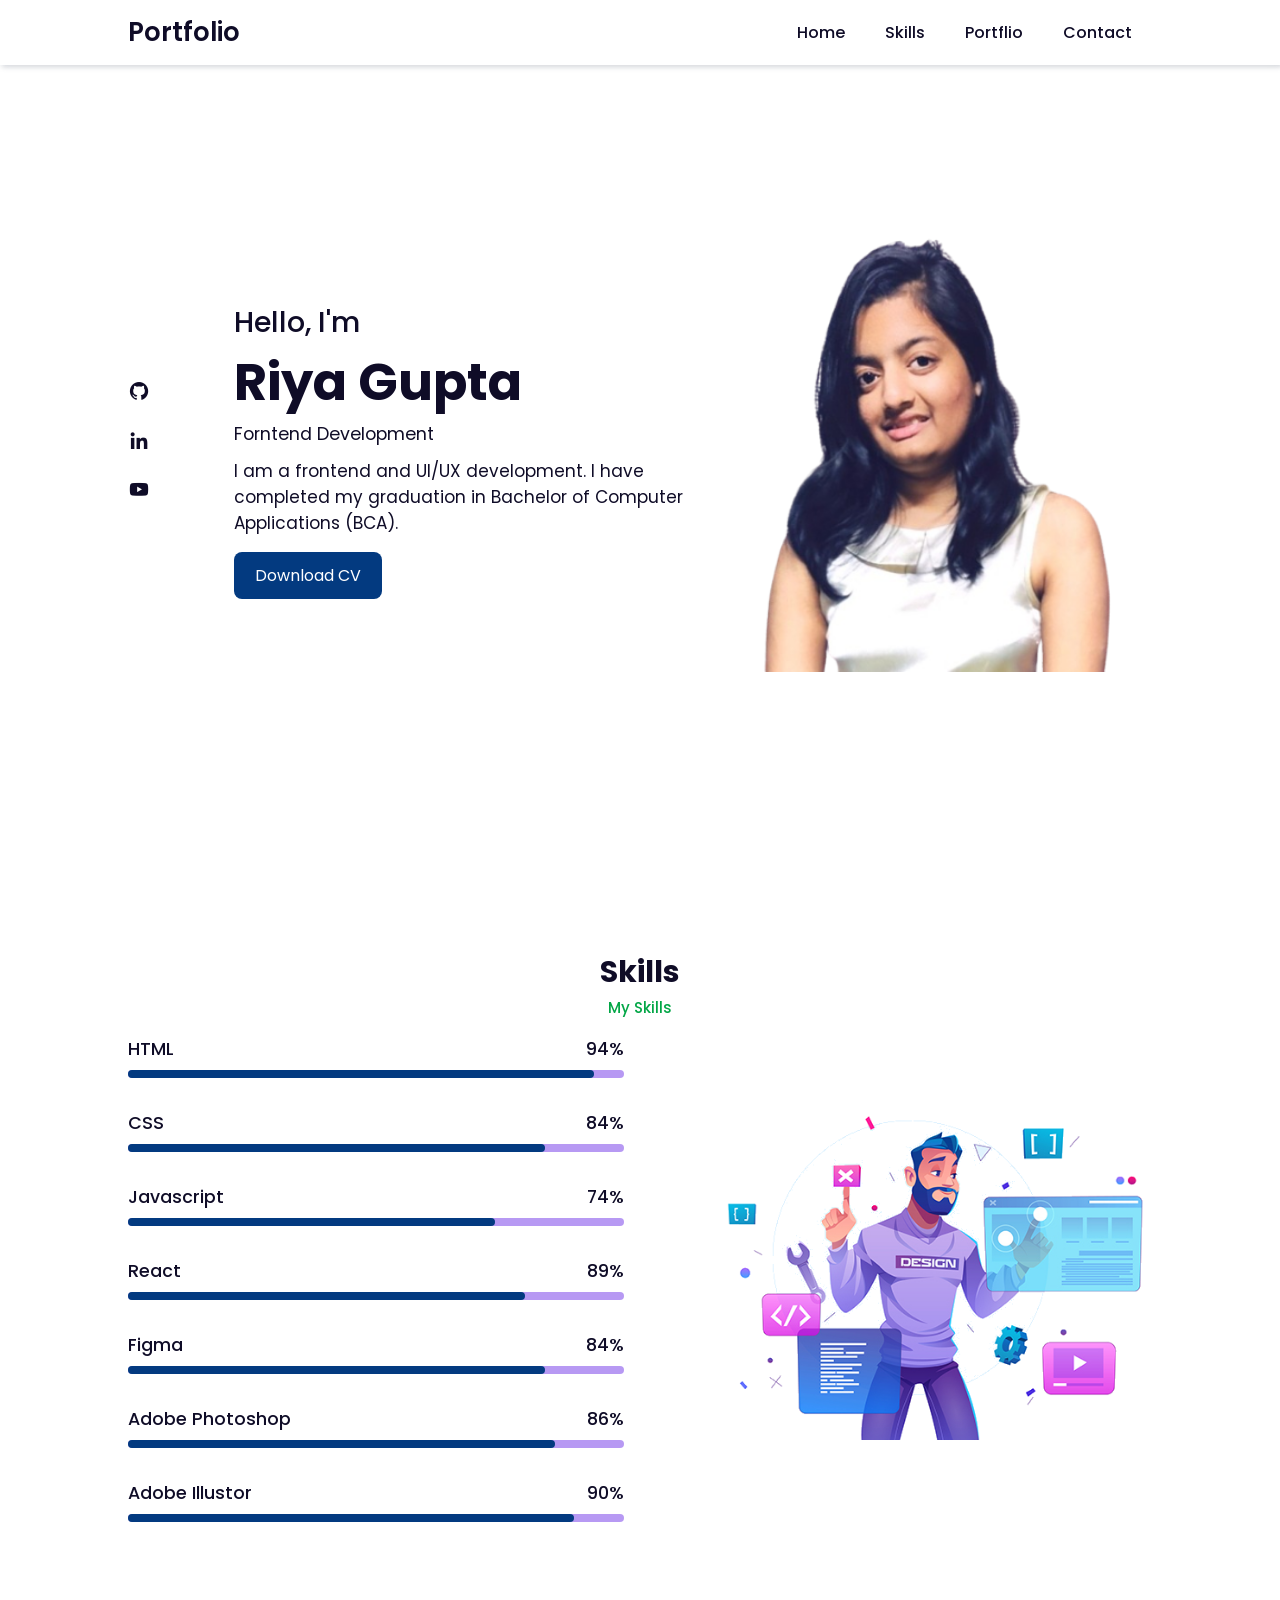
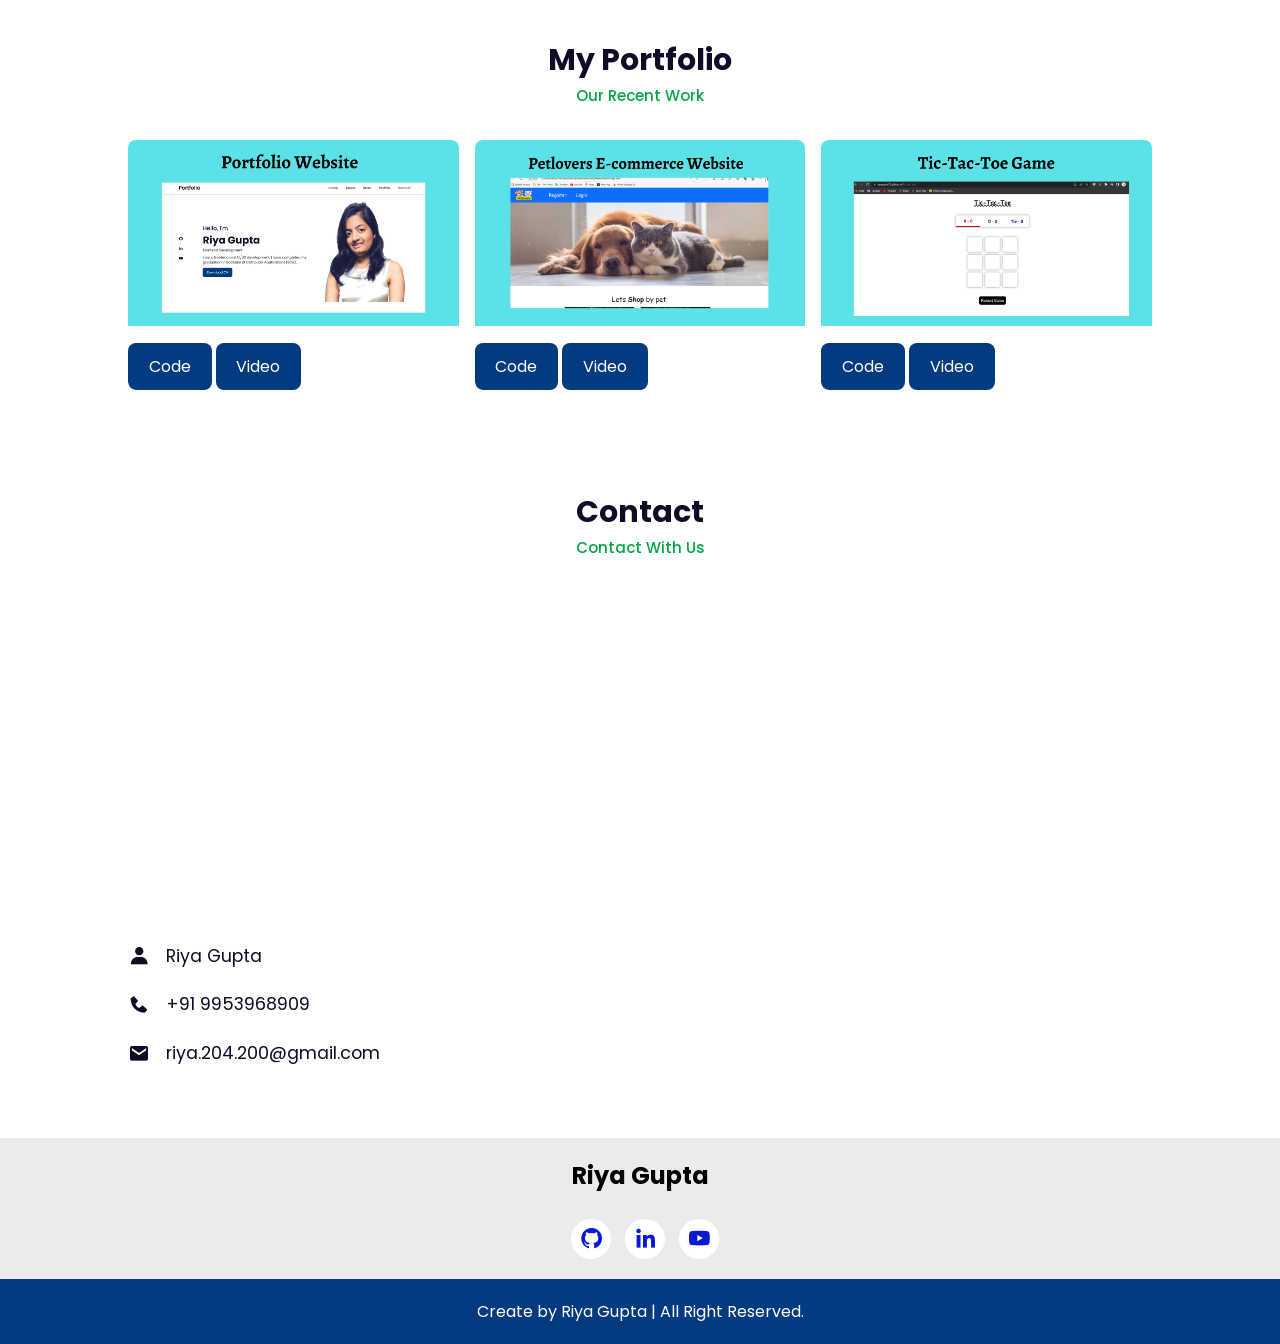
<file: index.html>
<!DOCTYPE html>
<html lang="en">

<head>

    <meta http-equiv="X-UA-Compatible" content="IE=edge">
    <meta name="viewport" content="width=device-width, initial-scale=1.0">
    <title> Portflio </title>
    <link rel="preload" as="image"
        imagesrcset="https://blog.thesimplifieddev.com/wp-content/uploads/2023/01/Portfolio-1-1024x510.jpg 1024w, https://blog.thesimplifieddev.com/wp-content/uploads/2023/01/Portfolio-1-1200x598.jpg 1200w, https://blog.thesimplifieddev.com/wp-content/uploads/2023/01/Portfolio-1.jpg 1324w"
        imagesizes="(max-width: 860px) 100vw, 860px" />
    <link rel="preload" as="font"
        href="https://blog.thesimplifieddev.com/wp-content/themes/smart-mag/css/icons/fonts/ts-icons.woff2?v2.4"
        type="font/woff2" crossorigin="anonymous" />
    <link rel="stylesheet" href="style.css">
    <link rel="stylesheet" href="https://cdnjs.cloudflare.com/ajax/libs/font-awesome/6.4.2/css/all.min.css"
        integrity="sha512-z3gLpd7yknf1YoNbCzqRKc4qyor8gaKU1qmn+CShxbuBusANI9QpRohGBreCFkKxLhei6S9CQXFEbbKuqLg0DA=="
        crossorigin="anonymous" referrerpolicy="no-referrer" />
    <link rel="shortcut icon" type="image/x-icon">
    <link href="https://cdn.jsdelivr.net/npm/boxicons@2.1.4/css/boxicons.min.css" rel="stylesheet">
    <link data-minify="1" rel="stylesheet"
        href="https://blog.thesimplifieddev.com/wp-content/cache/min/1/npm/boxicons@latest/css/boxicons.min.css?ver=1680857252">
</head>

<body>
    <!-------- Navigation Bar -------->
    <header>
        <a href="" class="logo">Portfolio</a>
        <div class="bx bx-menu" id="menu-icon"></div>
        <ul class="navbar">
            <li><a href="#home">Home</a></li>
            <li><a href="#skills">Skills</a></li>
            <li><a href="#portfolio">Portflio</a></li>
            <li><a href="#contact">Contact</a></li>
        </ul>
    </header>

    <!-------- Home -------->

    <section class="home" id="home">
        <div class="social">
            <a href="https://github.com/riyagupta20" target="_blank"><i class="bx bxl-github"></i></a>
            <a href="https://www.linkedin.com/in/riya-gupta-587297219/" target="_blank"><i class="bx bxl-linkedin"></i></a>
            <a href="https://www.youtube.com/@bhrvcoding8507" target="_blank"><i class="bx bxl-youtube"></i></a>
        </div>
        <div class="home-img">
            <img src="Images/user.png">
        </div>
        <div class="home-text">
            <span>Hello, I'm</span>
            <h1>Riya Gupta</h1>
            <h2>Forntend Development</h2>
            <p style="font-size: 17px;">I am a frontend and UI/UX development. I have completed my graduation in Bachelor of Computer
                Applications (BCA).</p>
            <a href="" class="btn">Download CV</a>
        </div>
    </section>

    <!-------- Skills -------->

    <section class="skills" id="skills">
        <div class="heading">
            <h2>Skills</h2>
            <span>My Skills</span>
        </div>
        <div class="skills-container">
            <div class="bars">
                <div class="bars-box">
                    <h3>HTML</h3>
                    <span>94%</span>
                    <div class="light-bar">
                        <div class="percent-bar html-bar"></div>
                    </div>
                </div>
                <div class="bars-box">
                    <h3>CSS</h3>
                    <span>84%</span>
                    <div class="light-bar"></div>
                    <div class="percent-bar css-bar"></div>
                </div>
                <div class="bars-box">
                    <h3>Javascript</h3>
                    <span>74%</span>
                    <div class="light-bar"></div>
                    <div class="percent-bar js-bar"></div>
                </div>
                <div class="bars-box">
                    <h3>React</h3>
                    <span>89%</span>
                    <div class="light-bar"></div>
                    <div class="percent-bar react-bar"></div>
                </div>
                <div class="bars-box">
                    <h3>Figma</h3>
                    <span>84%</span>
                    <div class="light-bar"></div>
                    <div class="percent-bar figma-bar"></div>
                </div>
                <div class="bars-box">
                    <h3>Adobe Photoshop</h3>
                    <span>86%</span>
                    <div class="light-bar"></div>
                    <div class="percent-bar photoshop-bar"></div>
                </div>
                <div class="bars-box">
                    <h3>Adobe Illustor</h3>
                    <span>90%</span>
                    <div class="light-bar"></div>
                    <div class="percent-bar illustor-bar"></div>
                </div>
            </div>
            <div class="skills-img">
                <img src="Images/123.png">
            </div>
        </div>
    </section>

    <!-------- Portfolio -------->

    <section class="portfolio" id="portfolio">
        <div class="heading">
            <h2>My Portfolio</h2>
            <span>Our Recent Work</span>
        </div>
        <div class="portfolio-content">
            <div class="portfolio-img">
                <img src="Images/Portfolio.png">
                <a href="https://github.com/riyagupta20/Portfolio-Website" target="_blank" class="btn" style="margin-top: 5%;">Code</a>
                <a href="https://youtu.be/9Rh3gI2xFD0" target="_blank" class="btn" style="margin-top: 5%;">Video</a>
            </div>
            <div class="portfolio-img">
                <img src="Images/Portfolio1.png">
                <a href="https://github.com/riyagupta20/Petlovers-ecommerce-website" target="_blank" class="btn" style="margin-top: 5%;">Code</a>
                <a href="https://youtu.be/ftikjSPVSvY" target="_blank" class="btn" style="margin-top: 5%;">Video</a>
            </div>
            <div class="portfolio-img">
                <img src="Images/Portfolio2.png">
                <a href="https://github.com/riyagupta20/Tic-Tac-Toe" target="_blank" class="btn" style="margin-top: 5%;">Code</a>
                <a href="https://youtu.be/hB0wl5mKiqo" target="_blank" class="btn" style="margin-top: 5%;">Video</a>
            </div>
        </div>
    </section>

    <!-------- Contact -------->

    <section class="contact" id="contact">
        <div class="heading">
            <h2>Contact</h2>
            <span>Contact With Us</span>
        </div>
        <div class="contact-container" >
            <div class="contact-img">
                <iframe src="https://www.google.com/maps/embed?pb=!1m18!1m12!1m3!1d3499.3540834877213!2d77.11524052522844!3d28.70896238060623!2m3!1f0!2f0!3f0!3m2!1i1024!2i768!4f13.1!3m3!1m2!1s0x390d0158f834e853%3A0x3e9949b834903711!2sSector%207%2C%20Rohini%2C%20Delhi%2C%20110085!5e0!3m2!1sen!2sin!4v1696503724364!5m2!1sen!2sin" 
                width="100%" height="360" style="border:0;" allowfullscreen="" loading="lazy" 
                referrerpolicy="no-referrer-when-downgrade"></iframe>
            </div>
            <div class="information">
                <div class="info-box">
                    <i class="bx bxs-user"></i>
                    <span>Riya Gupta</span>
                </div>
                <div class="info-box">
                    <i class="bx bxs-phone"></i>
                    <span>+91 9953968909</span>
                </div>
                <div class="info-box">
                    <i class="bx bxs-envelope"></i>
                    <span>riya.204.200@gmail.com</span>
                </div>
            </div>
        </div>
    </section>

    <!-------- Footer -------->

    <div class="footer">
        <h2>Riya Gupta</h2>
        <div class="footer-social">
            <a href="https://github.com/riyagupta20" target="_blank"><i class="bx bxl-github"></i></a>
            <a href="https://www.linkedin.com/in/riya-gupta-587297219/" target="_blank"><i class="bx bxl-linkedin"></i></a>
            <a href="https://www.youtube.com/@bhrvcoding8507" target="_blank"><i class="bx bxl-youtube"></i></a>
        </div>
    </div>
    <div class="copyright">
        <p>Create by Riya Gupta | All Right Reserved.</p>
    </div>
</body>
<script src="script.js"></script>
</html>
</file>
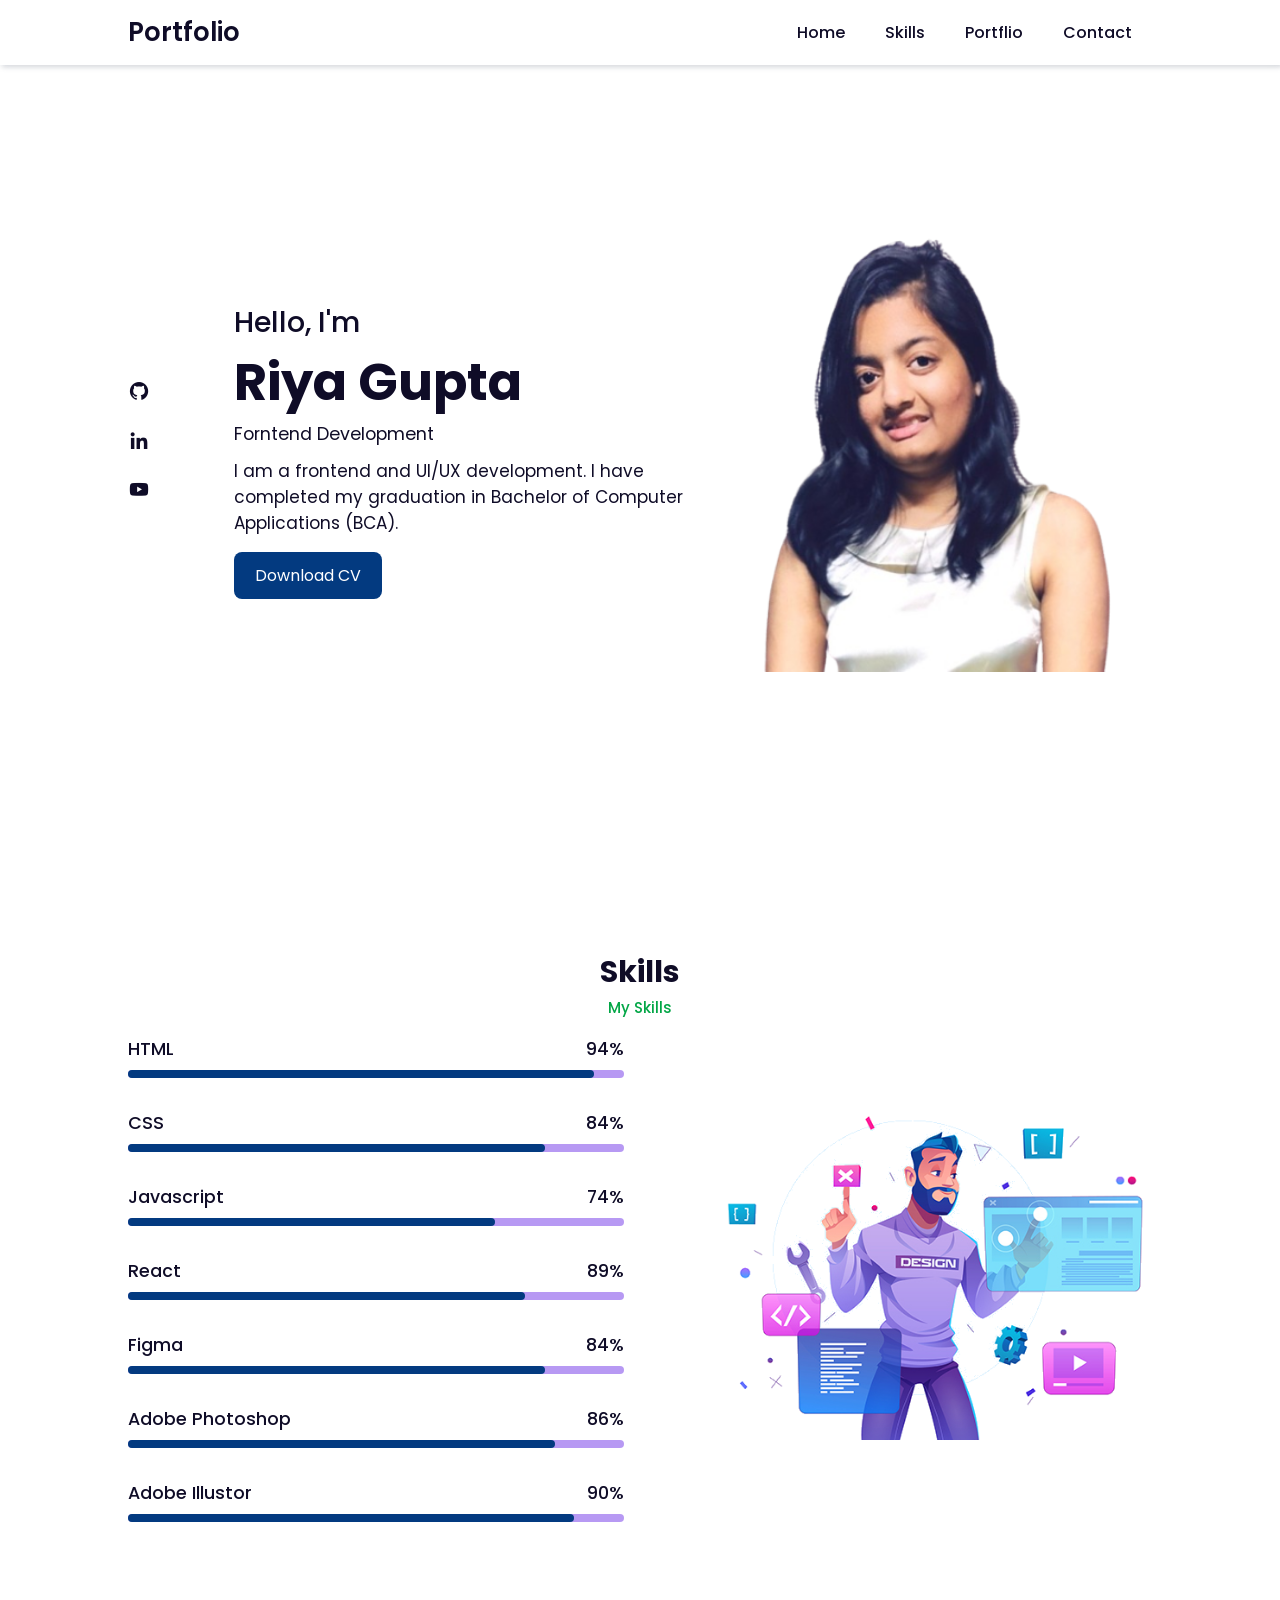
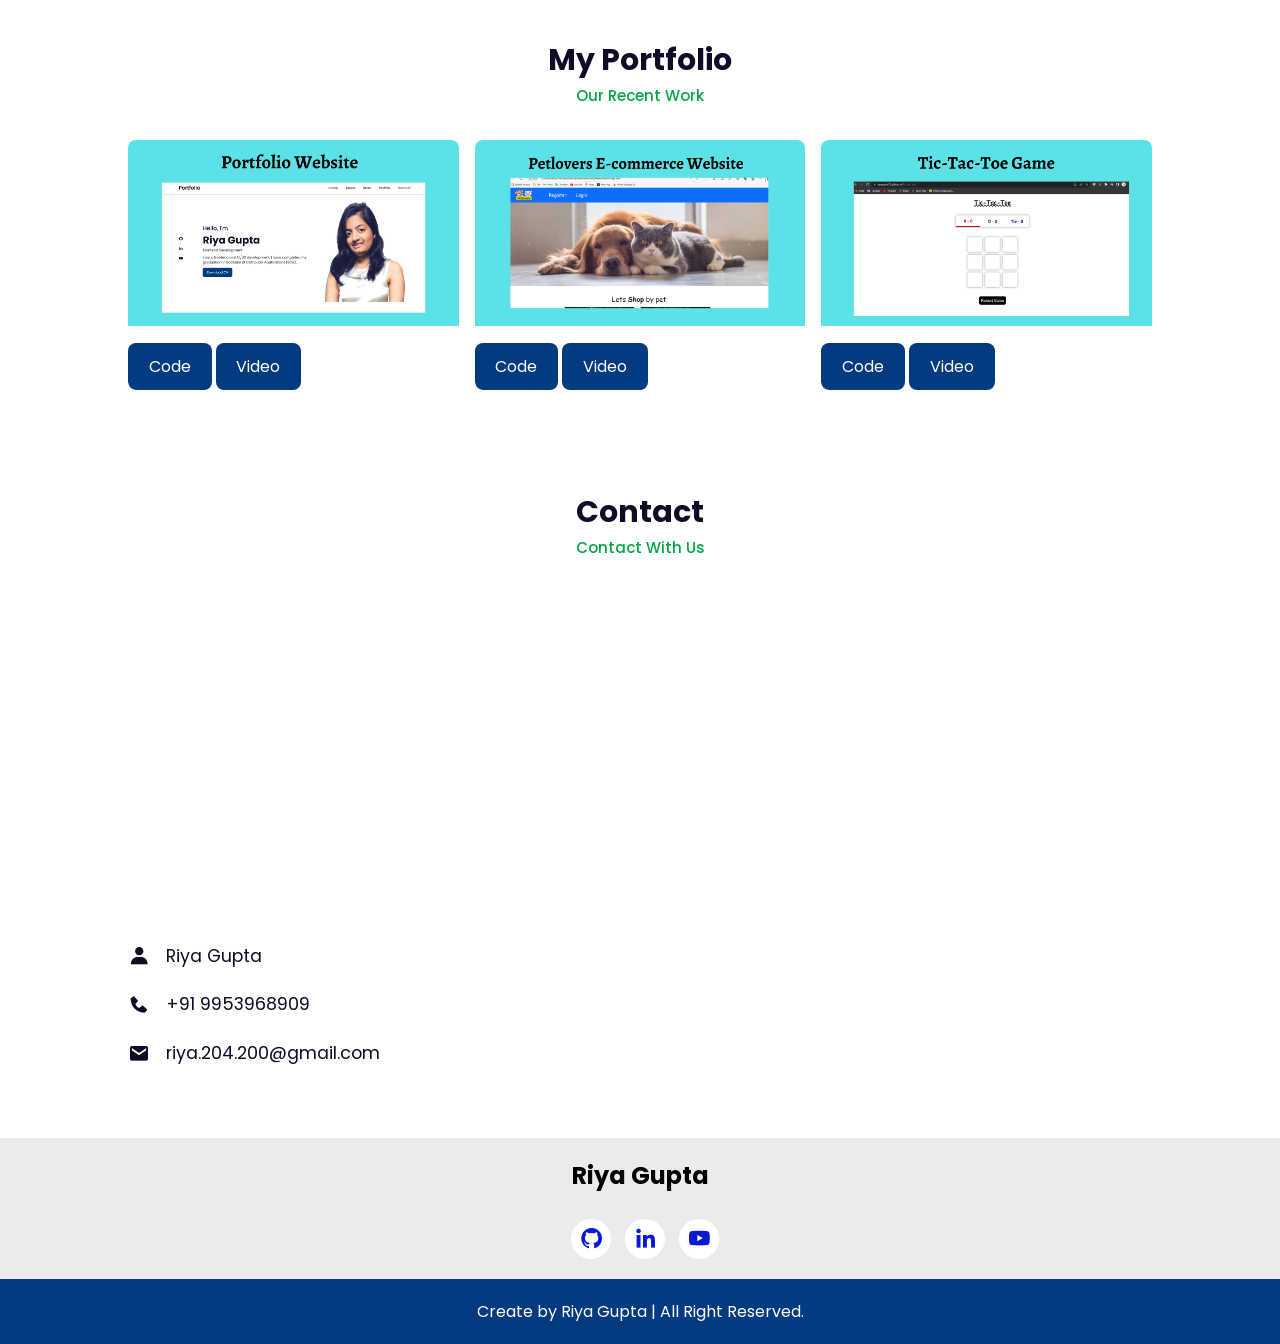
<file: Home.html>
<!DOCTYPE html>
<html lang="en">

<head>

    <meta http-equiv="X-UA-Compatible" content="IE=edge">
    <meta name="viewport" content="width=device-width, initial-scale=1.0">
    <title> Portflio </title>
    <link rel="preload" as="image"
        imagesrcset="https://blog.thesimplifieddev.com/wp-content/uploads/2023/01/Portfolio-1-1024x510.jpg 1024w, https://blog.thesimplifieddev.com/wp-content/uploads/2023/01/Portfolio-1-1200x598.jpg 1200w, https://blog.thesimplifieddev.com/wp-content/uploads/2023/01/Portfolio-1.jpg 1324w"
        imagesizes="(max-width: 860px) 100vw, 860px" />
    <link rel="preload" as="font"
        href="https://blog.thesimplifieddev.com/wp-content/themes/smart-mag/css/icons/fonts/ts-icons.woff2?v2.4"
        type="font/woff2" crossorigin="anonymous" />
    <link rel="stylesheet" href="style.css">
    <link rel="stylesheet" href="https://cdnjs.cloudflare.com/ajax/libs/font-awesome/6.4.2/css/all.min.css"
        integrity="sha512-z3gLpd7yknf1YoNbCzqRKc4qyor8gaKU1qmn+CShxbuBusANI9QpRohGBreCFkKxLhei6S9CQXFEbbKuqLg0DA=="
        crossorigin="anonymous" referrerpolicy="no-referrer" />
    <link rel="shortcut icon" type="image/x-icon">
    <link href="https://cdn.jsdelivr.net/npm/boxicons@2.1.4/css/boxicons.min.css" rel="stylesheet">
    <link data-minify="1" rel="stylesheet"
        href="https://blog.thesimplifieddev.com/wp-content/cache/min/1/npm/boxicons@latest/css/boxicons.min.css?ver=1680857252">
</head>

<body>
    <!-------- Navigation Bar -------->
    <header>
        <a href="" class="logo">Portfolio</a>
        <div class="bx bx-menu" id="menu-icon"></div>
        <ul class="navbar">
            <li><a href="#home">Home</a></li>
            <li><a href="#skills">Skills</a></li>
            <li><a href="#portfolio">Portflio</a></li>
            <li><a href="#contact">Contact</a></li>
        </ul>
    </header>

    <!-------- Home -------->

    <section class="home" id="home">
        <div class="social">
            <a href="https://github.com/riyagupta20" target="_blank"><i class="bx bxl-github"></i></a>
            <a href="https://www.linkedin.com/in/riya-gupta-587297219/" target="_blank"><i class="bx bxl-linkedin"></i></a>
            <a href="https://www.youtube.com/@bhrvcoding8507" target="_blank"><i class="bx bxl-youtube"></i></a>
        </div>
        <div class="home-img">
            <img src="Images/user.png">
        </div>
        <div class="home-text">
            <span>Hello, I'm</span>
            <h1>Riya Gupta</h1>
            <h2>Forntend Development</h2>
            <p style="font-size: 17px;">I am a frontend and UI/UX development. I have completed my graduation in Bachelor of Computer
                Applications (BCA).</p>
            <a href="" class="btn">Download CV</a>
        </div>
    </section>

    <!-------- Skills -------->

    <section class="skills" id="skills">
        <div class="heading">
            <h2>Skills</h2>
            <span>My Skills</span>
        </div>
        <div class="skills-container">
            <div class="bars">
                <div class="bars-box">
                    <h3>HTML</h3>
                    <span>94%</span>
                    <div class="light-bar">
                        <div class="percent-bar html-bar"></div>
                    </div>
                </div>
                <div class="bars-box">
                    <h3>CSS</h3>
                    <span>84%</span>
                    <div class="light-bar"></div>
                    <div class="percent-bar css-bar"></div>
                </div>
                <div class="bars-box">
                    <h3>Javascript</h3>
                    <span>74%</span>
                    <div class="light-bar"></div>
                    <div class="percent-bar js-bar"></div>
                </div>
                <div class="bars-box">
                    <h3>React</h3>
                    <span>89%</span>
                    <div class="light-bar"></div>
                    <div class="percent-bar react-bar"></div>
                </div>
                <div class="bars-box">
                    <h3>Figma</h3>
                    <span>84%</span>
                    <div class="light-bar"></div>
                    <div class="percent-bar figma-bar"></div>
                </div>
                <div class="bars-box">
                    <h3>Adobe Photoshop</h3>
                    <span>86%</span>
                    <div class="light-bar"></div>
                    <div class="percent-bar photoshop-bar"></div>
                </div>
                <div class="bars-box">
                    <h3>Adobe Illustor</h3>
                    <span>90%</span>
                    <div class="light-bar"></div>
                    <div class="percent-bar illustor-bar"></div>
                </div>
            </div>
            <div class="skills-img">
                <img src="Images/123.png">
            </div>
        </div>
    </section>

    <!-------- Portfolio -------->

    <section class="portfolio" id="portfolio">
        <div class="heading">
            <h2>My Portfolio</h2>
            <span>Our Recent Work</span>
        </div>
        <div class="portfolio-content">
            <div class="portfolio-img">
                <img src="Images/Portfolio.png">
                <a href="https://github.com/riyagupta20/Portfolio" target="_blank" class="btn" style="margin-top: 5%;">Code</a>
                <a href="https://youtu.be/9Rh3gI2xFD0" target="_blank" class="btn" style="margin-top: 5%;">Video</a>
            </div>
            <div class="portfolio-img">
                <img src="Images/Portfolio1.png">
                <a href="https://github.com/riyagupta20/Petlovers-ecommerce-website" target="_blank" class="btn" style="margin-top: 5%;">Code</a>
                <a href="https://youtu.be/ftikjSPVSvY" target="_blank" class="btn" style="margin-top: 5%;">Video</a>
            </div>
            <div class="portfolio-img">
                <img src="Images/Portfolio2.png">
                <a href="https://github.com/riyagupta20/Tic-Tac-Toe" target="_blank" class="btn" style="margin-top: 5%;">Code</a>
                <a href="https://youtu.be/hB0wl5mKiqo" target="_blank" class="btn" style="margin-top: 5%;">Video</a>
            </div>
        </div>
    </section>

    <!-------- Contact -------->

    <section class="contact" id="contact">
        <div class="heading">
            <h2>Contact</h2>
            <span>Contact With Us</span>
        </div>
        <div class="contact-container" >
            <div class="contact-img">
                <iframe src="https://www.google.com/maps/embed?pb=!1m18!1m12!1m3!1d3499.3540834877213!2d77.11524052522844!3d28.70896238060623!2m3!1f0!2f0!3f0!3m2!1i1024!2i768!4f13.1!3m3!1m2!1s0x390d0158f834e853%3A0x3e9949b834903711!2sSector%207%2C%20Rohini%2C%20Delhi%2C%20110085!5e0!3m2!1sen!2sin!4v1696503724364!5m2!1sen!2sin" 
                width="100%" height="360" style="border:0;" allowfullscreen="" loading="lazy" 
                referrerpolicy="no-referrer-when-downgrade"></iframe>
            </div>
            <div class="information">
                <div class="info-box">
                    <i class="bx bxs-user"></i>
                    <span>Riya Gupta</span>
                </div>
                <div class="info-box">
                    <i class="bx bxs-phone"></i>
                    <span>+91 9953968909</span>
                </div>
                <div class="info-box">
                    <i class="bx bxs-envelope"></i>
                    <span>riya.204.200@gmail.com</span>
                </div>
            </div>
        </div>
    </section>

    <!-------- Footer -------->

    <div class="footer">
        <h2>Riya Gupta</h2>
        <div class="footer-social">
            <a href="https://github.com/riyagupta20" target="_blank"><i class="bx bxl-github"></i></a>
            <a href="https://www.linkedin.com/in/riya-gupta-587297219/" target="_blank"><i class="bx bxl-linkedin"></i></a>
            <a href="https://www.youtube.com/@bhrvcoding8507" target="_blank"><i class="bx bxl-youtube"></i></a>
        </div>
    </div>
    <div class="copyright">
        <p>Create by Riya Gupta | All Right Reserved.</p>
    </div>
</body>
<script src="script.js"></script>
</html>
</file>
<file: style.css>
/* Google Fonts */
@import url("https://fonts.googleapis.com/css2?family=Poppins:wght@200;300;400;500;600;700&display=swap");
* {
  margin: 0;
  padding: 0;
  box-sizing: border-box;
  list-style: none;
  text-decoration: none;
  scroll-behavior: smooth;
  scroll-padding-top: 2rem;
  font-family: "Poppins", sans-serif;
}
:root {
  --main-color: #033a80;
  --bg-color: #fff;
  --text-color: #0f0c27;
  --hover: hsl(260, 100%, 51%);
 
  --big-font: 3.2rem;
  --medium-font: 1.8rem;
  --p-font: 0.941rem;
}
section {
  padding: 50px 10%;
}
body.active {
  --text-color: #fff;
  --bg-color: #0f0c27;
}
body {
  background: var(--bg-color);
  color: var(--text-color);
}
*::selection {
  color: var(--bg-color);
  background: var(--main-color);
}
.heading {
  text-align: center;
}
.heading h2 {
  font-size: 30px;
}
 
.heading span {
  font-size: var(--p-font);
  color: rgb(2, 166, 70);
}
header {
  position: fixed;
  width: 100%;
  top: 0;
  right: 0;
  z-index: 1000;
  display: flex;
  align-items: center;
  justify-content: space-between;
  background: var(--bg-color);
  padding: 13px 10%;
  transition: 0.2s;
  box-shadow: -3px -3px 7px #ffffff73,
				2px 2px 5px rgba(94, 104, 121, 0.288);
}
header.shadow {
  box-shadow: 0 0 4px rgb(14 55 54 / 15%);
}
.logo {
  font-size: 1.61rem;
  font-weight: 600;
  color: var(--text-color);
}
.navbar {
  display: flex;
}
.navbar a {
  font-size: 1rem;
  padding: 10px 20px;
  color: var(--text-color);
  font-weight: 500;
}
.navbar a:hover {
  color: var(--hover);
}
#menu-icon {
  font-size: 24px;
  cursor: pointer;
  z-index: 10001;
  display: none;
}
.home {
  position: relative;
  width: 100%;
  min-height: 100vh;
  display: grid;
  grid-template-columns: 0.2fr 1fr 1fr;
  align-items: center;
  gap: 1rem;
}
.home-img {
  order: 3;
}
.home-img img {
  width: 100%;
}
.home-text span {
  font-size: var(--medium-font);
  font-weight: 500;
}
.home-text h1 {
  font-size: var(--big-font);
}
.home-text h2 {
  font-size: 1.1rem;
  font-weight: 400;
}
.home-text p {
  font-size: var(--p-font);
  font-weight: 400;
  margin: 0.7rem 0 1rem;
}
.social {
  display: flex;
  flex-direction: column;
}
.social a {
  margin-bottom: 1rem;
  font-size: 22px;
  color: var(--text-color);
}
.social a:hover {
  color: var(--hover);
}
.btn {
  display: inline-block;
  background: var(--main-color);
  color: #fff;
  padding: 0.7rem 1.3rem;
  border-radius: 0.5rem;
}
.btn:hover {
  background: var(--hover);
}
.information {
  justify-content: center;
  place-items: center;
  margin: 1rem 0 1.4rem;
}
.information .info-box {
  display: flex;
  align-items: center;
  margin-bottom: 1.4rem;
}
.information .info-box .bx {
  font-size: 22px;
}
.information .info-box span {
  font-weight: 400;
  margin-left: 1rem;
}
.skills-container {
  display: grid;
  grid-template-columns: repeat(2, 1fr);
  align-items: center;
  gap: 2rem;
}
.skills-img img {
  width: 100%;
  padding-left: 4rem;
  object-position: center;
}
.bars-box {
  position: relative;
  display: flex;
  justify-content: space-between;
  align-items: center;
  padding: 1rem 0;
  margin-bottom: 1rem;
}
.bars-box h3,
span {
  font-size: 1.1rem;
  font-weight: 500;
}
.light-bar {
  position: absolute;
  bottom: 0;
  left: 0;
  width: 100%;
  height: 0.5rem;
  background: hsla(260, 100%, 44%, 0.4);
  border-radius: 0.5rem;
}
.percent-bar {
  position: absolute;
  bottom: 0;
  left: 0;
  height: 0.5rem;
  background: var(--main-color);
  border-radius: 0.5rem;
}
.html-bar {
  width: 94%;
}
.css-bar {
  width: 84%;
}
.js-bar {
  width: 74%;
}
.react-bar {
  width: 80%;
}
.figma-bar {
    width: 84%;
}
.photoshop-bar {
    width: 86%;
}
.illustor-bar {
    width: 90%;
}
.portfolio-content {
  display: grid;
  grid-template-columns: repeat(auto-fit, minmax(280px, auto));
  gap: 1rem;
  margin-top: 2rem;
}
.portfolio-img {
  overflow: hidden;
  border-radius: 0.5rem;
}
.portfolio-img img {
  width: 100%;
  display: block;
}
.portfolio-img img:hover {
  transform: scale(1.1);
  transition: 1s;
}
.contact-content {
  display: grid;
  grid-template-columns: repeat(auto-fit, minmax(200px, auto));
  justify-content: center;
  gap: 1rem;
  margin-top: 2rem;
}
.footer {
  display: grid;
  place-items: center;
  padding: 20px;
  background: #ebebeb;
  color: #000;
}
.footer h2 {
  font-size: 1.5rem;
  margin-bottom: 1.6rem;
}
.footer-social a i{
  color: rgb(10, 26, 208);
  font-size: 25px;
  margin-left: 10px;
  text-align: center;
  line-height: 40px;
  background-color: #fff;
  border-radius: 50%;
  width: 40px;
  height: 40px;
}
.copyright {
  padding: 20px;
  background: var(--main-color);
  text-align: center;
  color: #fff;
}
.copyright a{
  color: #22cf91;
}

/* Making Responsive */
@media (max-width: 991px) {
  header {
    padding: 18px 4%;
  }
  section {
    padding: 50px 4%;
  }
}
@media (max-width: 881px) {
  :root {
    --big-font: 2.7rem;
    --medium-font: 1.4rem;
  }
}
@media (max-width: 768px) {
  :root {
    --big-font: 2.4rem;
    --medium-font: 1.2rem;
  }
  header {
    padding: 11px 4%;
  }
  #menu-icon {
    display: initial;
    color: var(--text-color);
  }
  header .navbar {
    position: absolute;
    top: -500px;
    left: 0;
    right: 0;
    display: flex;
    flex-direction: column;
    background: var(--bg-color);
    box-shadow: 0 4px 4px rgb(0 0 0 / 10%);
    transition: 0.2s ease;
    text-align: center;
  }
  .navbar.active {
    top: 100%;
  }
  .navbar a {
    padding: 1.5rem;
    display: block;
    background: var(--bg-color);
  }
  .scroll-down {
    display: none;
  }
  .home {
    grid-template-columns: 0.5fr 3fr;
  }
  .home-text {
    grid-column: 1/3;
    padding-left: 1.4rem;
  }
  .home-img {
    order: initial;
  }
  .home-img img {
    margin-top: 2rem;
    width: 70%;
  }
  .skills-container {
    grid-template-columns: 1fr;
  }
  .skills-img img {
    width: 70%;
  }
  .skills-img {
    display: none;
  }
  .contact-container {
    margin-top: 2rem;
    grid-template-columns: 1fr;
  }
  .contact-img iframe{
    width: 100%;
    height: 300px;
  }
}
@media (max-width: 340px) {
  :root {
    --big-font: 1.7rem;
    --medium-font: 1.1rem;
  }
  .home-text span {
    font-size: 1rem;
  }
  .home-text h2 {
    font-size: 0.9rem;
    font-weight: 500;
  }
  .information .info-box span {
    font-size: 1rem;
  }
  .portfolio-content {
    grid-template-columns: repeat(auto-fit, minmax(200px, auto));
  }
}
</file>
